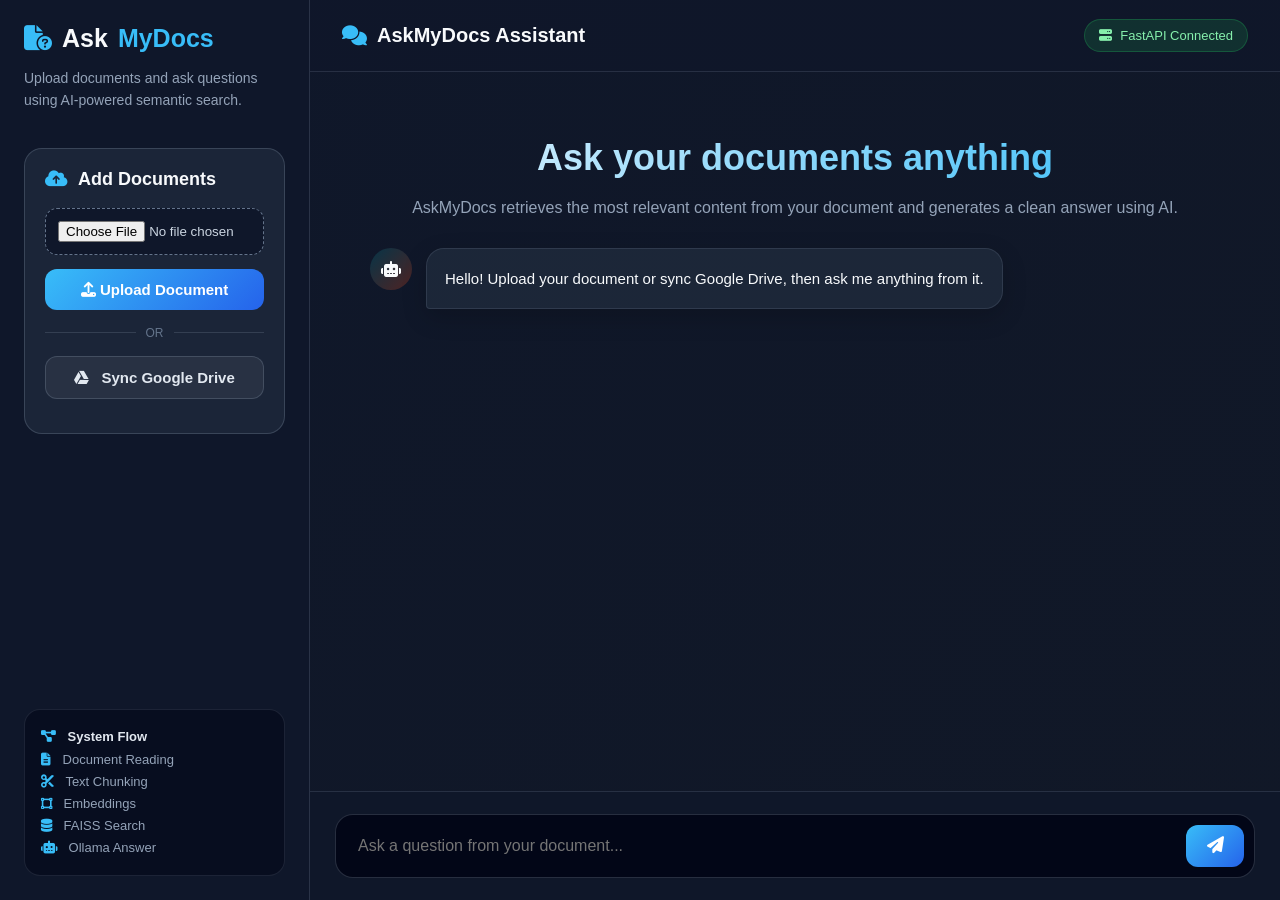
<file: frontend/index.html>
<!DOCTYPE html>
<html lang="en">

<head>
  <meta charset="UTF-8" />
  <meta name="viewport" content="width=device-width, initial-scale=1.0" />

  <title>AskMyDocs</title>

  <link
    rel="stylesheet"
    href="https://cdnjs.cloudflare.com/ajax/libs/font-awesome/6.5.0/css/all.min.css"
  />

  <link rel="stylesheet" href="./style.css" />
</head>

<body>

  <aside class="sidebar">

    <div>
      <div class="logo">
        <i class="fa-solid fa-file-circle-question"></i>
        Ask<span>MyDocs</span>
      </div>

      <p class="subtitle">
        Upload documents and ask questions using AI-powered semantic search.
      </p>
    </div>


    <div class="upload-card">

      <h3>
        <i class="fa-solid fa-cloud-arrow-up"></i>
        Add Documents
      </h3>

      <input
        type="file"
        id="fileInput"
        accept=".pdf,.docx,.txt"
      />

      <button
        class="upload-btn"
        onclick="uploadFile()"
      >
        <i class="fa-solid fa-upload"></i>
        Upload Document
      </button>


      <div class="or-divider">
        <span>OR</span>
      </div>


      <button
        class="drive-btn"
        onclick="syncGoogleDrive()"
      >
        <i class="fa-brands fa-google-drive"></i>
        Sync Google Drive
      </button>


      <p
        id="uploadStatus"
        class="status"
      ></p>


      <p
        id="driveStatus"
        class="status"
      ></p>

    </div>


    <div class="info-box">

      <b>
        <i class="fa-solid fa-diagram-project"></i>
        System Flow
      </b>

      <br />

      <i class="fa-solid fa-file-lines"></i>
      Document Reading

      <br />

      <i class="fa-solid fa-scissors"></i>
      Text Chunking

      <br />

      <i class="fa-solid fa-vector-square"></i>
      Embeddings

      <br />

      <i class="fa-solid fa-database"></i>
      FAISS Search

      <br />

      <i class="fa-solid fa-robot"></i>
      Ollama Answer

    </div>

  </aside>


  <main class="main">

    <header class="header">

      <div class="header-title">
        <i class="fa-solid fa-comments"></i>
        AskMyDocs Assistant
      </div>

      <div class="badge">
        <i class="fa-solid fa-server"></i>
        FastAPI Connected
      </div>

    </header>


    <section
      class="chat-box"
      id="chatBox"
    >

      <div class="welcome">

        <h1>
          Ask your documents anything
        </h1>

        <p>
          AskMyDocs retrieves the most relevant content from your document
          and generates a clean answer using AI.
        </p>

      </div>


      <div class="message bot">

        <div class="avatar bot-avatar">
          <i class="fa-solid fa-robot"></i>
        </div>

        <div class="bubble">
          Hello! Upload your document or sync Google Drive,
          then ask me anything from it.
        </div>

      </div>

    </section>


    <div class="input-wrapper">

      <div class="input-area">

        <input
          type="text"
          id="questionInput"
          placeholder="Ask a question from your document..."
          onkeydown="handleEnter(event)"
        />

        <button
          class="send-btn"
          onclick="askQuestion()"
        >
          <i class="fa-solid fa-paper-plane"></i>
        </button>

      </div>

    </div>

  </main>


  <script src="./script.js"></script>

</body>

</html>
</file>
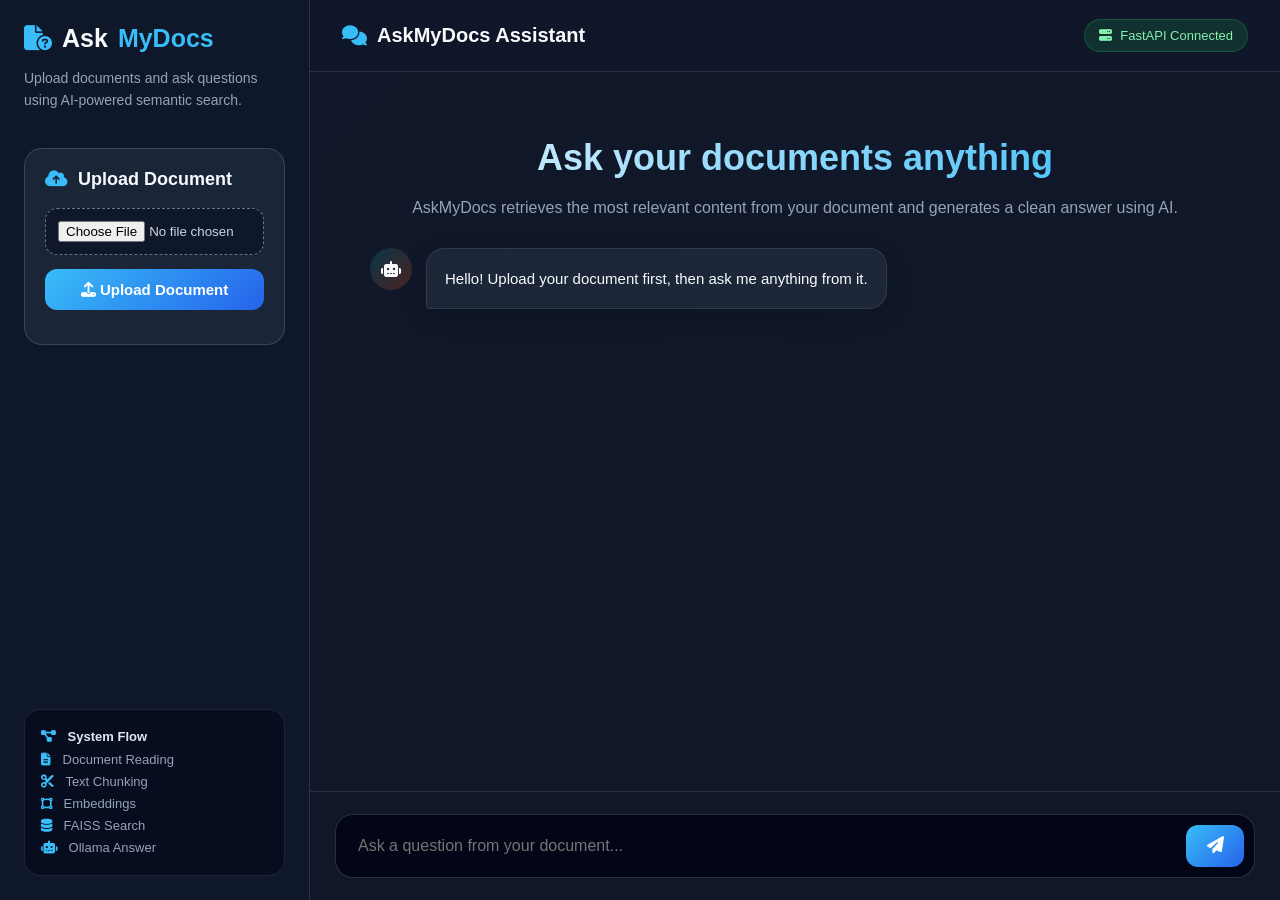
<file: frontend/indexx.html>
<!DOCTYPE html>
<html lang="en">
<head>
  <meta charset="UTF-8" />
  <meta name="viewport" content="width=device-width, initial-scale=1.0" />
  <title>AskMyDocs</title>

  <link rel="stylesheet"
        href="https://cdnjs.cloudflare.com/ajax/libs/font-awesome/6.5.0/css/all.min.css">

  <link rel="stylesheet" href="style.css">
</head>

<body>

  <aside class="sidebar">

    <div>
      <div class="logo">
        <i class="fa-solid fa-file-circle-question"></i>
        Ask<span>MyDocs</span>
      </div>

      <p class="subtitle">
        Upload documents and ask questions using AI-powered semantic search.
      </p>
    </div>

    <div class="upload-card">

      <h3>
        <i class="fa-solid fa-cloud-arrow-up"></i>
        Upload Document
      </h3>

      <input
        type="file"
        id="fileInput"
        accept=".pdf,.docx,.txt"
      />

      <button class="upload-btn" onclick="uploadFile()">
        <i class="fa-solid fa-upload"></i>
        Upload Document
      </button>

      <p id="uploadStatus" class="status"></p>

    </div>

    <div class="info-box">

      <b>
        <i class="fa-solid fa-diagram-project"></i>
        System Flow
      </b>

      <br>

      <i class="fa-solid fa-file-lines"></i>
      Document Reading

      <br>

      <i class="fa-solid fa-scissors"></i>
      Text Chunking

      <br>

      <i class="fa-solid fa-vector-square"></i>
      Embeddings

      <br>

      <i class="fa-solid fa-database"></i>
      FAISS Search

      <br>

      <i class="fa-solid fa-robot"></i>
      Ollama Answer

    </div>

  </aside>


  <main class="main">

    <header class="header">

      <div class="header-title">
        <i class="fa-solid fa-comments"></i>
        AskMyDocs Assistant
      </div>

      <div class="badge">
        <i class="fa-solid fa-server"></i>
        FastAPI Connected
      </div>

    </header>


    <section class="chat-box" id="chatBox">

      <div class="welcome">

        <h1>Ask your documents anything</h1>

        <p>
          AskMyDocs retrieves the most relevant content from your document
          and generates a clean answer using AI.
        </p>

      </div>


      <div class="message bot">

        <div class="avatar bot-avatar">
          <i class="fa-solid fa-robot"></i>
        </div>

        <div class="bubble">
          Hello! Upload your document first, then ask me anything from it.
        </div>

      </div>

    </section>


    <div class="input-wrapper">

      <div class="input-area">

        <input
          type="text"
          id="questionInput"
          placeholder="Ask a question from your document..."
          onkeydown="handleEnter(event)"
        />

        <button class="send-btn" onclick="askQuestion()">
          <i class="fa-solid fa-paper-plane"></i>
        </button>

      </div>

    </div>

  </main>


  <script src="script.js"></script>

</body>
</html>
</file>
<file: frontend/style.css>
* {
  box-sizing: border-box;
  font-family: "Segoe UI", Arial, sans-serif;
}

body {
  margin: 0;
  height: 100vh;
  background: linear-gradient(135deg, #0f172a, #111827);
  color: #f8fafc;
  display: flex;
}

.sidebar {
  width: 310px;
  background: rgba(15, 23, 42, 0.96);
  border-right: 1px solid rgba(148, 163, 184, 0.2);
  padding: 24px;
  display: flex;
  flex-direction: column;
  gap: 22px;
}

.logo {
  font-size: 25px;
  font-weight: 800;
  display: flex;
  align-items: center;
  gap: 10px;
}

.logo i,
.logo span {
  color: #38bdf8;
}

.subtitle {
  color: #94a3b8;
  font-size: 14px;
  line-height: 1.6;
}

.upload-card {
  background: rgba(30, 41, 59, 0.85);
  border: 1px solid rgba(148, 163, 184, 0.25);
  border-radius: 18px;
  padding: 20px;
}

.upload-card h3 {
  margin-top: 0;
  font-size: 18px;
  display: flex;
  gap: 10px;
  align-items: center;
}

.upload-card h3 i {
  color: #38bdf8;
}

input[type="file"] {
  width: 100%;
  padding: 12px;
  background: #0f172a;
  border: 1px dashed #64748b;
  border-radius: 12px;
  color: #cbd5e1;
  margin-bottom: 14px;
}

button {
  border: none;
  cursor: pointer;
  border-radius: 12px;
  font-weight: 600;
}

.upload-btn {
  width: 100%;
  padding: 12px;
  background: linear-gradient(135deg, #38bdf8, #2563eb);
  color: white;
  font-size: 15px;
}

.or-divider {
  display: flex;
  align-items: center;
  gap: 10px;
  margin: 16px 0;
  color: #64748b;
  font-size: 12px;
}

.or-divider::before,
.or-divider::after {
  content: "";
  flex: 1;
  height: 1px;
  background: rgba(148, 163, 184, 0.2);
}

.drive-btn {
  width: 100%;
  padding: 12px;
  background: rgba(255, 255, 255, 0.06);
  color: #e2e8f0;
  border: 1px solid rgba(148, 163, 184, 0.25);
  font-size: 15px;
}

.drive-btn:hover {
  background: rgba(255, 255, 255, 0.1);
}

.drive-btn i {
  margin-right: 8px;
}

.status {
  margin-top: 12px;
  color: #cbd5e1;
  font-size: 14px;
  line-height: 1.5;
}

.status.success {
  color: #86efac;
}

.status.error {
  color: #fca5a5;
}

.info-box {
  margin-top: auto;
  background: rgba(2, 6, 23, 0.55);
  border: 1px solid rgba(148, 163, 184, 0.15);
  border-radius: 16px;
  padding: 16px;
  color: #94a3b8;
  font-size: 13px;
  line-height: 1.7;
}

.info-box b {
  color: #e2e8f0;
}

.info-box i {
  color: #38bdf8;
  margin-right: 8px;
}

.main {
  flex: 1;
  display: flex;
  flex-direction: column;
  height: 100vh;
}

.header {
  height: 72px;
  padding: 0 32px;
  border-bottom: 1px solid rgba(148, 163, 184, 0.18);
  display: flex;
  align-items: center;
  justify-content: space-between;
  background: rgba(15, 23, 42, 0.55);
}

.header-title {
  font-size: 20px;
  font-weight: 700;
  display: flex;
  gap: 10px;
  align-items: center;
}

.header-title i {
  color: #38bdf8;
}

.badge {
  padding: 8px 14px;
  background: rgba(34, 197, 94, 0.15);
  color: #86efac;
  border: 1px solid rgba(34, 197, 94, 0.25);
  border-radius: 999px;
  font-size: 13px;
  display: flex;
  gap: 8px;
  align-items: center;
}

.chat-box {
  flex: 1;
  overflow-y: auto;
  padding: 35px 20px;
}

.welcome {
  max-width: 780px;
  margin: 0 auto 28px;
  text-align: center;
}

.welcome h1 {
  font-size: 36px;
  margin-bottom: 10px;
  background: linear-gradient(135deg, #e0f2fe, #38bdf8);
  -webkit-background-clip: text;
  background-clip: text;
  color: transparent;
}

.welcome p {
  color: #94a3b8;
  font-size: 16px;
  line-height: 1.6;
}

.message {
  max-width: 850px;
  margin: 18px auto;
  display: flex;
  gap: 14px;
  align-items: flex-start;
}

.message.user {
  justify-content: flex-end;
}

.message.bot {
  justify-content: flex-start;
}

.message.user .avatar {
  order: 2;
}

.message.user .bubble {
  order: 1;
  background: linear-gradient(135deg, #2563eb, #20356e);
  border-radius: 18px 18px 4px 18px;
  max-width: 65%;
}

.message.bot .bubble {
  background: rgba(30, 41, 59, 0.88);
  border: 1px solid rgba(148, 163, 184, 0.16);
  border-radius: 18px 18px 18px 4px;
  max-width: 70%;
}

.avatar {
  width: 42px;
  height: 42px;
  border-radius: 50%;
  display: flex;
  align-items: center;
  justify-content: center;
  flex-shrink: 0;
}

.user-avatar,
.bot-avatar {
  background: linear-gradient(135deg, #073447, #4e2323);
}

.bubble {
  padding: 16px 18px;
  line-height: 1.8;
  white-space: normal;
  box-shadow: 0 8px 24px rgba(0, 0, 0, 0.18);
  font-size: 15px;
}

.bubble b {
  color: #ffffff;
  font-weight: 700;
}

.input-wrapper {
  padding: 22px;
  border-top: 1px solid rgba(148, 163, 184, 0.18);
  background: rgba(15, 23, 42, 0.75);
}

.input-area {
  max-width: 920px;
  margin: auto;
  display: flex;
  gap: 12px;
  background: #020617;
  padding: 10px;
  border-radius: 18px;
  border: 1px solid rgba(148, 163, 184, 0.25);
}

.input-area input {
  flex: 1;
  background: transparent;
  border: none;
  outline: none;
  color: white;
  font-size: 16px;
  padding: 12px;
}

.send-btn {
  width: 58px;
  background: linear-gradient(135deg, #38bdf8, #2563eb);
  color: white;
  font-size: 17px;
}

@media (max-width: 768px) {

  body {
    flex-direction: column;
  }

  .sidebar {
    width: 100%;
  }

  .info-box,
  .badge {
    display: none;
  }

  .welcome h1 {
    font-size: 27px;
  }
}
</file>
